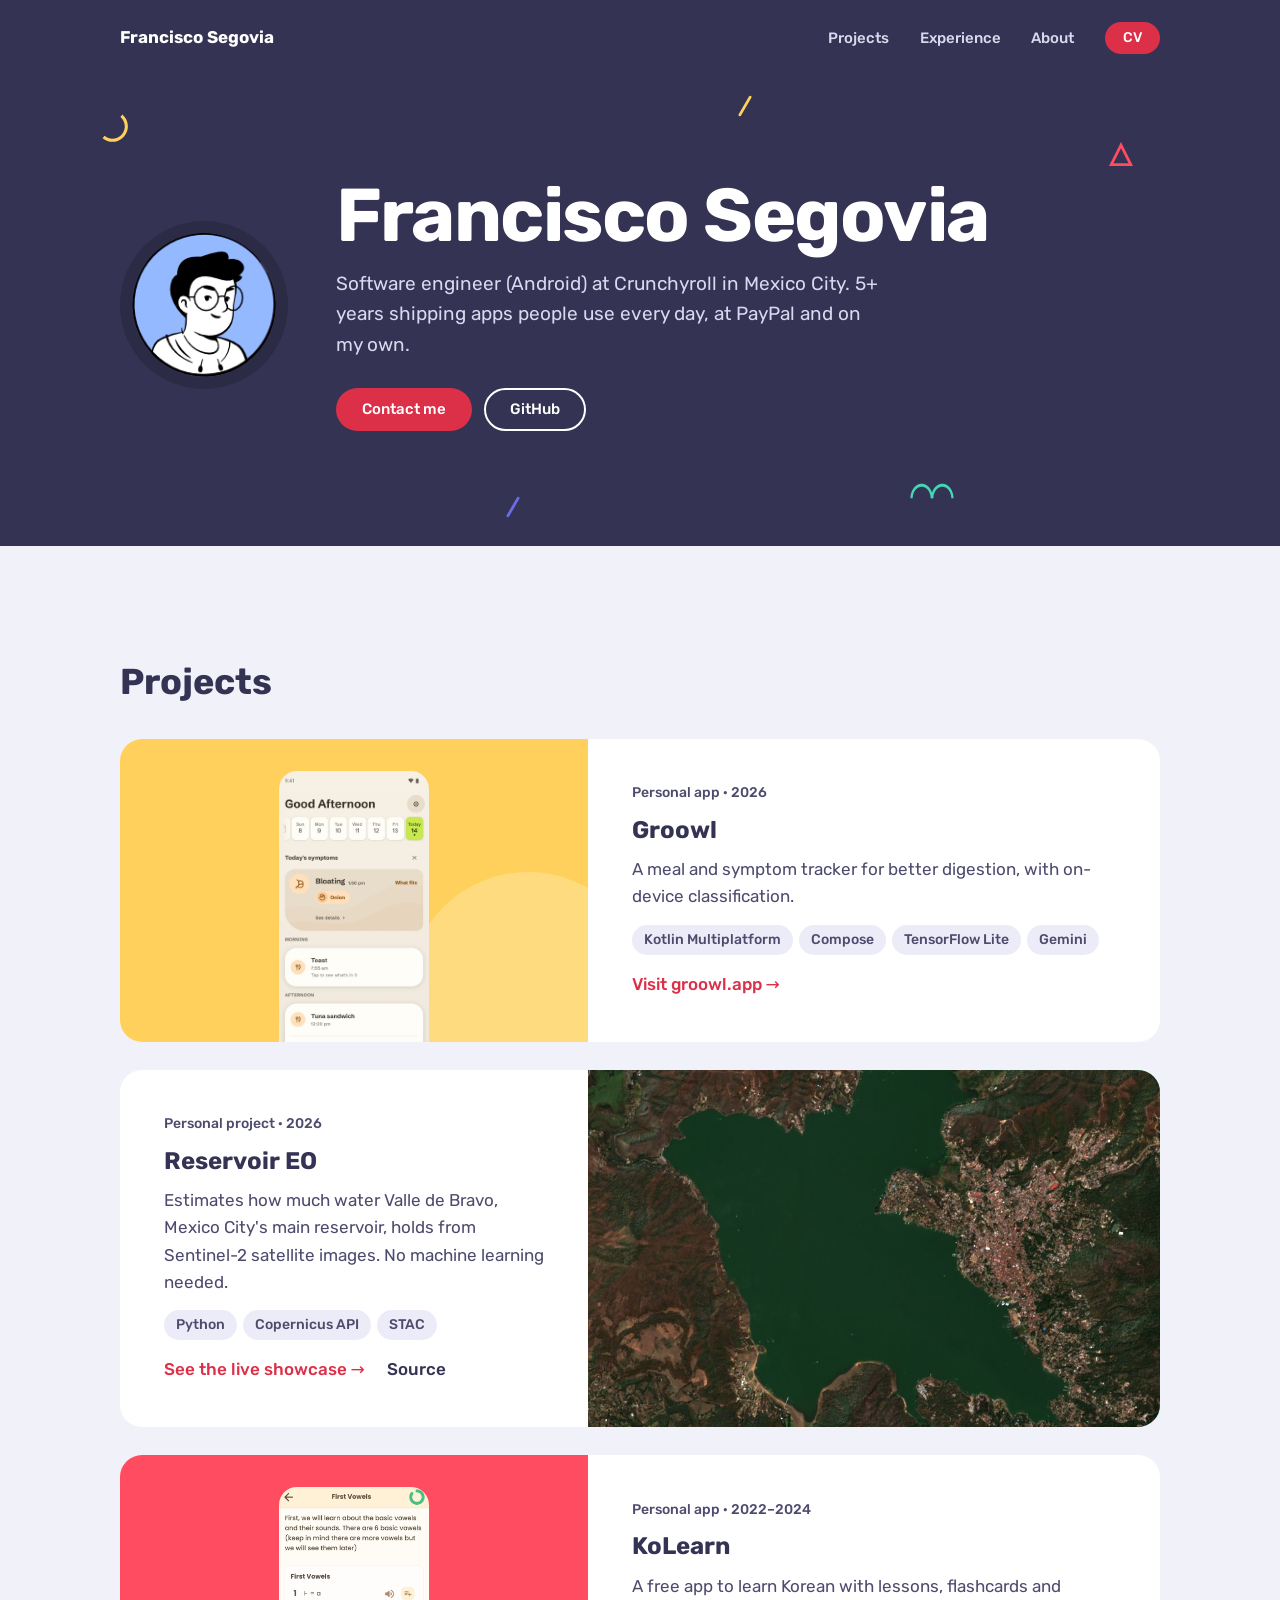
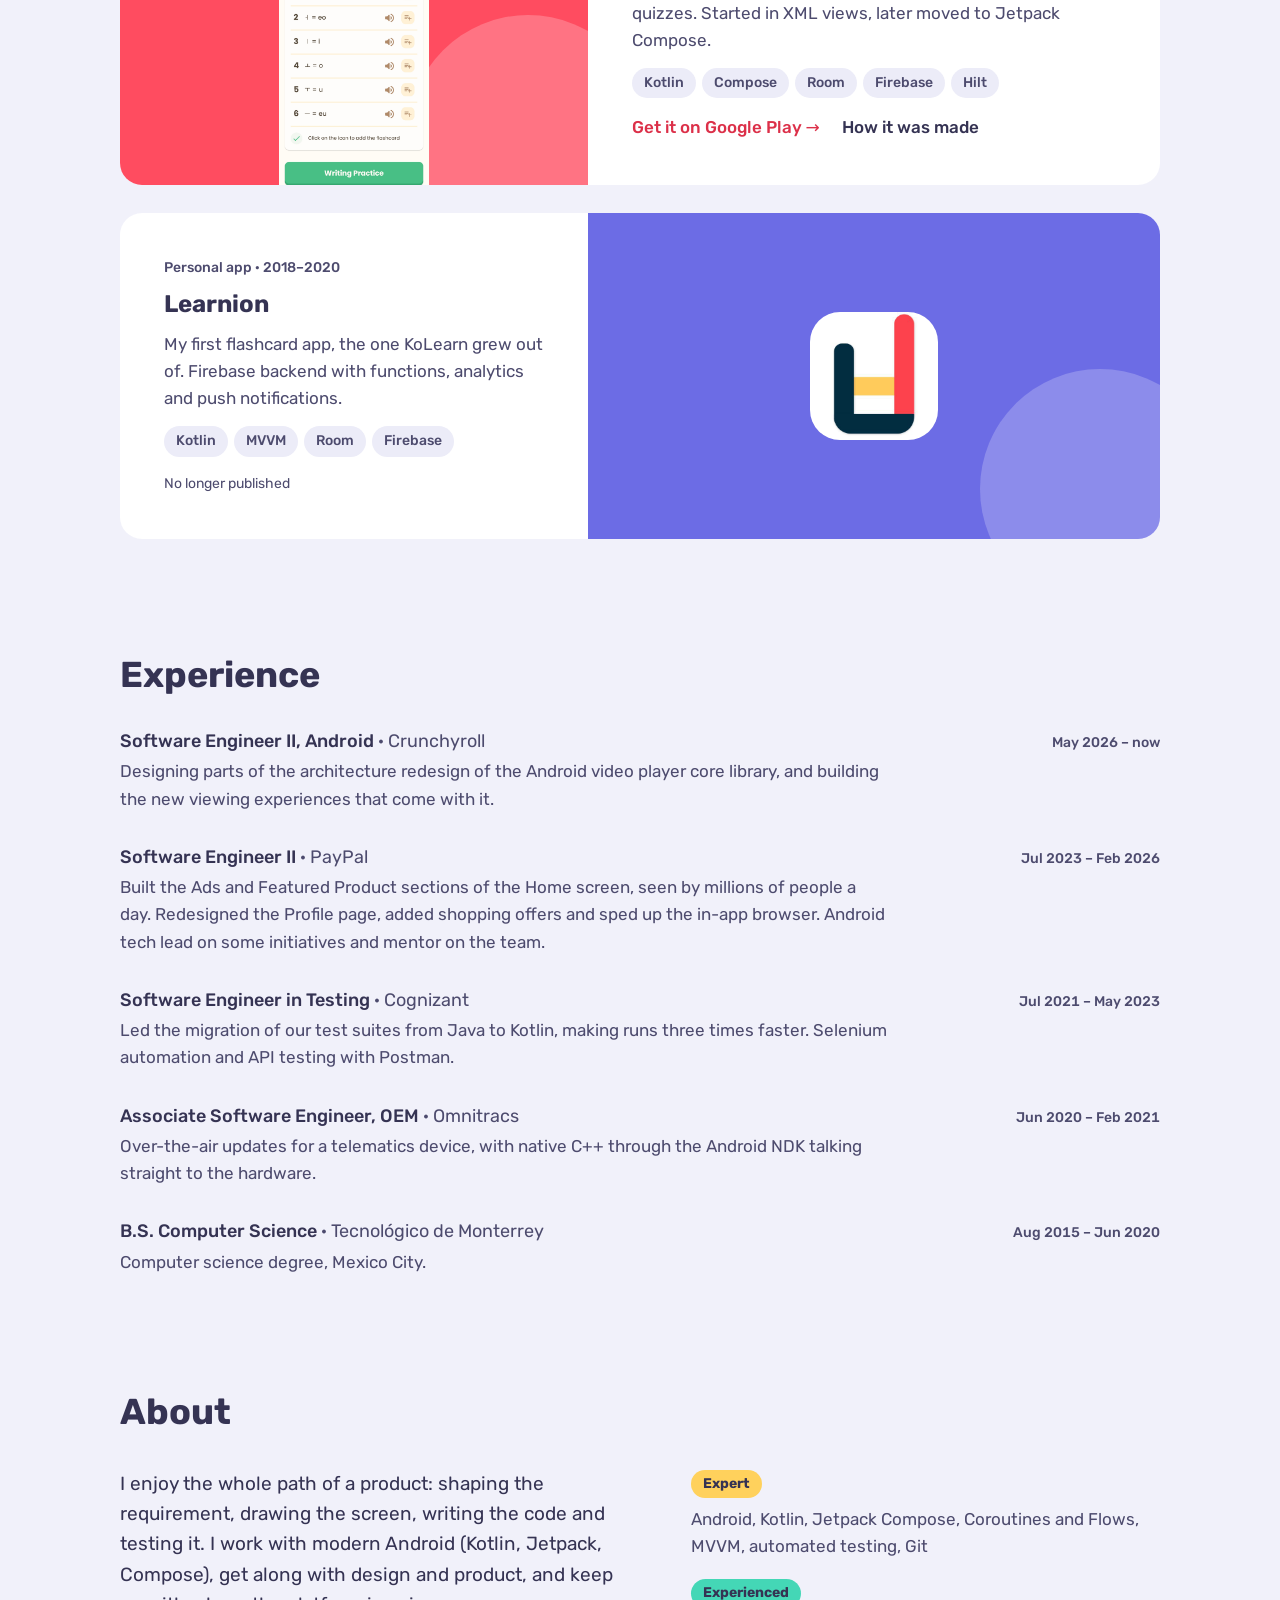
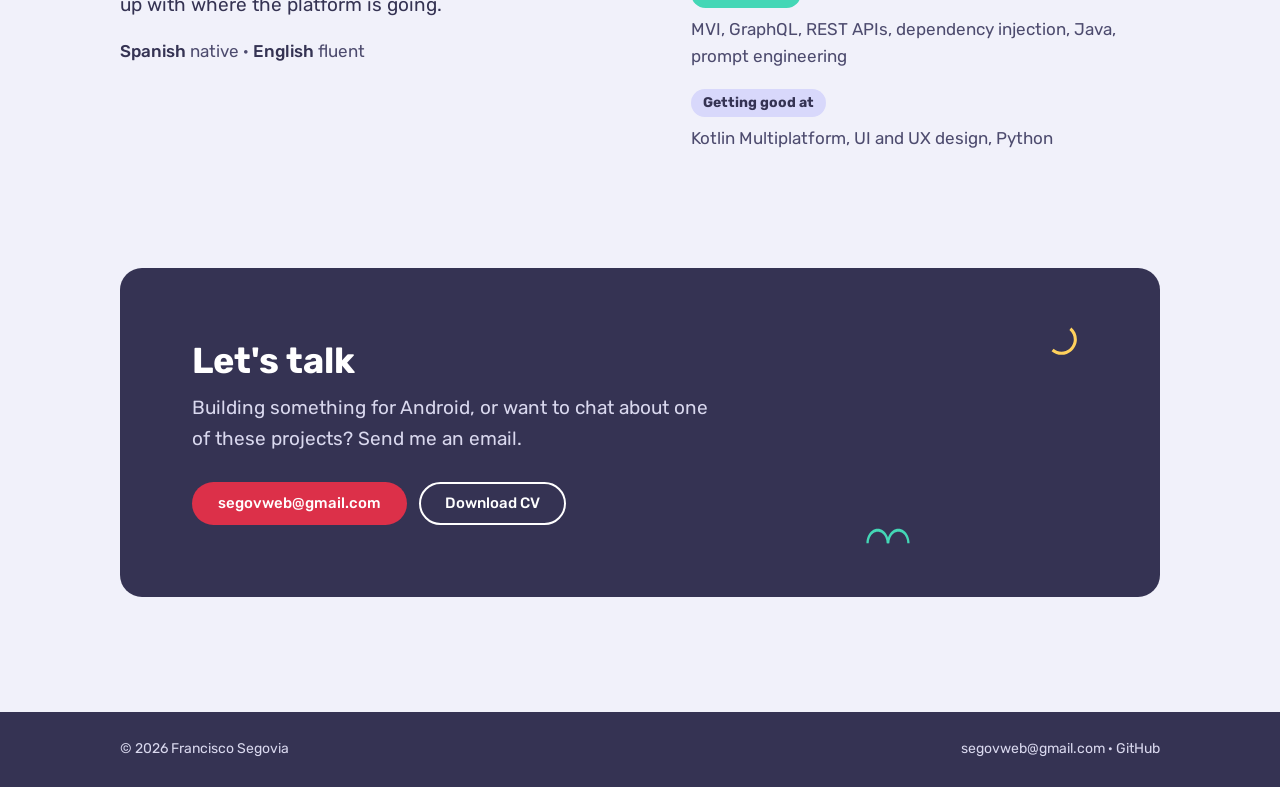
<file: index.html>
<!doctype html>
<html lang="en">
  <head>
    <meta charset="utf-8" />
    <meta name="viewport" content="width=device-width, initial-scale=1" />
    <title>Francisco Segovia, Android engineer</title>
    <meta
      name="description"
      content="Francisco Segovia, software engineer (Android) in Mexico City. Crunchyroll, PayPal, and his own apps: Groowl, KoLearn and a satellite reservoir tracker."
    />
    <link rel="icon" type="image/png" href="images/me_icon_108x108.png" />
    <link rel="preconnect" href="https://fonts.googleapis.com" />
    <link rel="preconnect" href="https://fonts.gstatic.com" crossorigin />
    <link href="https://fonts.googleapis.com/css2?family=Rubik:wght@400;500;700&display=swap" rel="stylesheet" />
    <link rel="stylesheet" href="css/site.css" />
  </head>

  <body>
    <a class="skip" href="#projects">Skip to projects</a>

    <svg width="0" height="0" class="defs" aria-hidden="true">
      <symbol id="arc" viewBox="0 0 27 29"><path d="M21.156.601c4.38 3.675 6.465 9.406 5.473 15.035-.993 5.63-4.914 10.302-10.285 12.257-5.371 1.956-11.378.897-15.757-2.778l2.057-2.451c3.503 2.939 8.309 3.786 12.606 2.223 4.297-1.564 7.434-5.302 8.228-9.806.794-4.503-.875-9.088-4.378-12.028L21.156.601z" /></symbol>
      <symbol id="tri" viewBox="0 0 26 26"><path d="M13 3.354L2.427 24.5h21.146L13 3.354z" fill="none" stroke="currentColor" stroke-width="3" /></symbol>
      <symbol id="bar" viewBox="0 0 15 23"><rect transform="rotate(30 9.866 10.134)" x="7" width="3" height="25" rx="1.5" /></symbol>
      <symbol id="wave" viewBox="0 0 49 17"><path d="M.5 16.5c0-5.717 2.383-11 6.25-13.857 3.868-2.858 8.633-2.858 12.5 0C23.118 5.501 25.5 10.783 25.5 16.5H23c0-4.573-1.906-8.799-5-11.085-3.094-2.287-6.906-2.287-10 0C4.906 7.701 3 11.927 3 16.5H.5z" /><path d="M23.5 16.5c0-5.717 2.383-11 6.25-13.857 3.868-2.858 8.633-2.858 12.5 0 3.868 2.858 6.25 8.14 6.25 13.857H46c0-4.573-1.906-8.799-5-11.085-3.094-2.287-6.906-2.287-10 0-3.094 2.286-5 6.512-5 11.085h-2.5z" /></symbol>
    </svg>

    <header class="top">
      <nav class="nav wrap" aria-label="Main">
        <a class="nav-name" href="#top">Francisco Segovia</a>
        <div class="nav-links">
          <a href="#projects">Projects</a>
          <a href="#experience">Experience</a>
          <a href="#about">About</a>
          <a class="pill pill-sm" href="francisco_segovia_CV_no_ph.pdf" target="_blank" rel="noopener">CV</a>
        </div>
      </nav>

      <section class="hero wrap" id="top" aria-labelledby="hero-title">
        <svg class="confetti" style="left: 2%; top: 8%; color: var(--yellow)" width="26" height="28" fill="currentColor" aria-hidden="true"><use href="#arc" /></svg>
        <svg class="confetti" style="right: 6%; top: 14%; color: var(--red)" width="24" height="24" aria-hidden="true"><use href="#tri" /></svg>
        <svg class="confetti" style="right: 22%; bottom: 10%; color: var(--teal)" width="44" height="16" fill="currentColor" aria-hidden="true"><use href="#wave" /></svg>
        <svg class="confetti" style="left: 38%; bottom: 6%; color: var(--blue)" width="14" height="22" fill="currentColor" aria-hidden="true"><use href="#bar" /></svg>
        <svg class="confetti" style="right: 40%; top: 4%; color: var(--yellow)" width="14" height="22" fill="currentColor" aria-hidden="true"><use href="#bar" /></svg>

        <img class="avatar" src="images/me_icon_150x150.png" width="150" height="150" alt="Illustrated avatar of Francisco" />
        <div class="hero-text">
          <h1 id="hero-title">Francisco Segovia</h1>
          <p class="lead">
            Software engineer (Android) at Crunchyroll in Mexico City. 5+ years shipping apps people use every day, at PayPal and on my own.
          </p>
          <div class="actions">
            <a class="pill" href="#contact">Contact me</a>
            <a class="pill pill-ghost" href="https://github.com/Segovfrank" target="_blank" rel="noopener">GitHub</a>
          </div>
        </div>
      </section>
    </header>

    <main>
      <section class="section wrap" id="projects" aria-labelledby="projects-title">
        <h2 class="title" id="projects-title">Projects</h2>
        <div class="rows">
          <article class="row" data-reveal>
            <div class="pic pic-yellow">
              <span class="blob" aria-hidden="true"></span>
              <img class="phone" src="images/work/groowl-home.webp" width="720" height="1616" loading="lazy" alt="Groowl home screen: today's symptoms and meals by time of day" />
            </div>
            <div class="txt">
              <p class="meta">Personal app · 2026</p>
              <h3>Groowl</h3>
              <p>A meal and symptom tracker for better digestion, with on-device classification.</p>
              <ul class="tags" aria-label="Built with"><li>Kotlin Multiplatform</li><li>Compose</li><li>TensorFlow Lite</li><li>Gemini</li></ul>
              <p class="links"><a class="go" href="https://groowl.app" target="_blank" rel="noopener">Visit groowl.app <span aria-hidden="true">→</span></a></p>
            </div>
          </article>

          <article class="row" data-reveal>
            <div class="pic pic-teal">
              <img class="cover" src="images/work/vdb-rgb_2025-03-01.jpg" width="850" height="803" loading="lazy" alt="Valle de Bravo reservoir seen by Sentinel-2 on 1 March 2025" />
            </div>
            <div class="txt">
              <p class="meta">Personal project · 2026</p>
              <h3>Reservoir EO</h3>
              <p>Estimates how much water Valle de Bravo, Mexico City's main reservoir, holds from Sentinel-2 satellite images. No machine learning needed.</p>
              <ul class="tags" aria-label="Built with"><li>Python</li><li>Copernicus API</li><li>STAC</li></ul>
              <p class="links">
                <a class="go" href="https://segovfrank.github.io/CutzaTracker/" target="_blank" rel="noopener">See the live showcase <span aria-hidden="true">→</span></a>
                <a class="go go-quiet" href="https://github.com/Segovfrank/CutzaTracker" target="_blank" rel="noopener">Source</a>
              </p>
            </div>
          </article>

          <article class="row" data-reveal>
            <div class="pic pic-red">
              <span class="blob" aria-hidden="true"></span>
              <img class="phone" src="images/KoLearn_Lessons.jpg" width="1080" height="2281" loading="lazy" alt="KoLearn lesson teaching the first Korean vowels" />
            </div>
            <div class="txt">
              <p class="meta">Personal app · 2022–2024</p>
              <h3>KoLearn</h3>
              <p>A free app to learn Korean with lessons, flashcards and quizzes. Started in XML views, later moved to Jetpack Compose.</p>
              <ul class="tags" aria-label="Built with"><li>Kotlin</li><li>Compose</li><li>Room</li><li>Firebase</li><li>Hilt</li></ul>
              <p class="links">
                <a class="go" href="https://play.google.com/store/apps/details?id=com.learnion.kolearn" target="_blank" rel="noopener">Get it on Google Play <span aria-hidden="true">→</span></a>
                <a class="go go-quiet" href="kolearn_details.html">How it was made</a>
              </p>
            </div>
          </article>

          <article class="row" data-reveal>
            <div class="pic pic-blue">
              <span class="blob" aria-hidden="true"></span>
              <img class="logo" src="images/baeuran.jpg" width="400" height="400" loading="lazy" alt="Learnion logo" />
            </div>
            <div class="txt">
              <p class="meta">Personal app · 2018–2020</p>
              <h3>Learnion</h3>
              <p>My first flashcard app, the one KoLearn grew out of. Firebase backend with functions, analytics and push notifications.</p>
              <ul class="tags" aria-label="Built with"><li>Kotlin</li><li>MVVM</li><li>Room</li><li>Firebase</li></ul>
              <p class="links"><span class="retired">No longer published</span></p>
            </div>
          </article>
        </div>
      </section>

      <section class="section wrap" id="experience" aria-labelledby="experience-title">
        <h2 class="title" id="experience-title">Experience</h2>
        <ol class="jobs" data-reveal>
          <li class="job">
            <h3>Software Engineer II, Android <span>· Crunchyroll</span></h3>
            <p class="when">May 2026 – now</p>
            <p>Designing parts of the architecture redesign of the Android video player core library, and building the new viewing experiences that come with it.</p>
          </li>
          <li class="job">
            <h3>Software Engineer II <span>· PayPal</span></h3>
            <p class="when">Jul 2023 – Feb 2026</p>
            <p>Built the Ads and Featured Product sections of the Home screen, seen by millions of people a day. Redesigned the Profile page, added shopping offers and sped up the in-app browser. Android tech lead on some initiatives and mentor on the team.</p>
          </li>
          <li class="job">
            <h3>Software Engineer in Testing <span>· Cognizant</span></h3>
            <p class="when">Jul 2021 – May 2023</p>
            <p>Led the migration of our test suites from Java to Kotlin, making runs three times faster. Selenium automation and API testing with Postman.</p>
          </li>
          <li class="job">
            <h3>Associate Software Engineer, OEM <span>· Omnitracs</span></h3>
            <p class="when">Jun 2020 – Feb 2021</p>
            <p>Over-the-air updates for a telematics device, with native C++ through the Android NDK talking straight to the hardware.</p>
          </li>
          <li class="job">
            <h3>B.S. Computer Science <span>· Tecnológico de Monterrey</span></h3>
            <p class="when">Aug 2015 – Jun 2020</p>
            <p>Computer science degree, Mexico City.</p>
          </li>
        </ol>
      </section>

      <section class="section wrap" id="about" aria-labelledby="about-title">
        <h2 class="title" id="about-title">About</h2>
        <div class="about" data-reveal>
          <div class="about-text">
            <p>
              I enjoy the whole path of a product: shaping the requirement, drawing the screen, writing the code and testing it.
              I work with modern Android (Kotlin, Jetpack, Compose), get along with design and product, and keep up with where the platform is going.
            </p>
            <p class="langs"><strong>Spanish</strong> native · <strong>English</strong> fluent</p>
          </div>
          <dl class="skills">
            <div><dt>Expert</dt><dd>Android, Kotlin, Jetpack Compose, Coroutines and Flows, MVVM, automated testing, Git</dd></div>
            <div><dt>Experienced</dt><dd>MVI, GraphQL, REST APIs, dependency injection, Java, prompt engineering</dd></div>
            <div><dt>Getting good at</dt><dd>Kotlin Multiplatform, UI and UX design, Python</dd></div>
          </dl>
        </div>
      </section>

      <section class="section wrap" id="contact" aria-labelledby="contact-title">
        <div class="contact" data-reveal>
          <svg class="confetti" style="right: 8%; top: 18%; color: var(--yellow)" width="26" height="28" fill="currentColor" aria-hidden="true"><use href="#arc" /></svg>
          <svg class="confetti" style="right: 24%; bottom: 16%; color: var(--teal)" width="44" height="16" fill="currentColor" aria-hidden="true"><use href="#wave" /></svg>
          <h2 id="contact-title">Let's talk</h2>
          <p>Building something for Android, or want to chat about one of these projects? Send me an email.</p>
          <div class="actions">
            <a class="pill" href="mailto:segovweb@gmail.com">segovweb@gmail.com</a>
            <a class="pill pill-ghost" href="francisco_segovia_CV_no_ph.pdf" target="_blank" rel="noopener">Download CV</a>
          </div>
        </div>
      </section>
    </main>

    <footer class="foot">
      <div class="wrap foot-in">
        <span>© 2026 Francisco Segovia</span>
        <span><a href="mailto:segovweb@gmail.com">segovweb@gmail.com</a> · <a href="https://github.com/Segovfrank" target="_blank" rel="noopener">GitHub</a></span>
      </div>
    </footer>

    <script src="js/site.js" defer></script>
  </body>
</html>
</file>
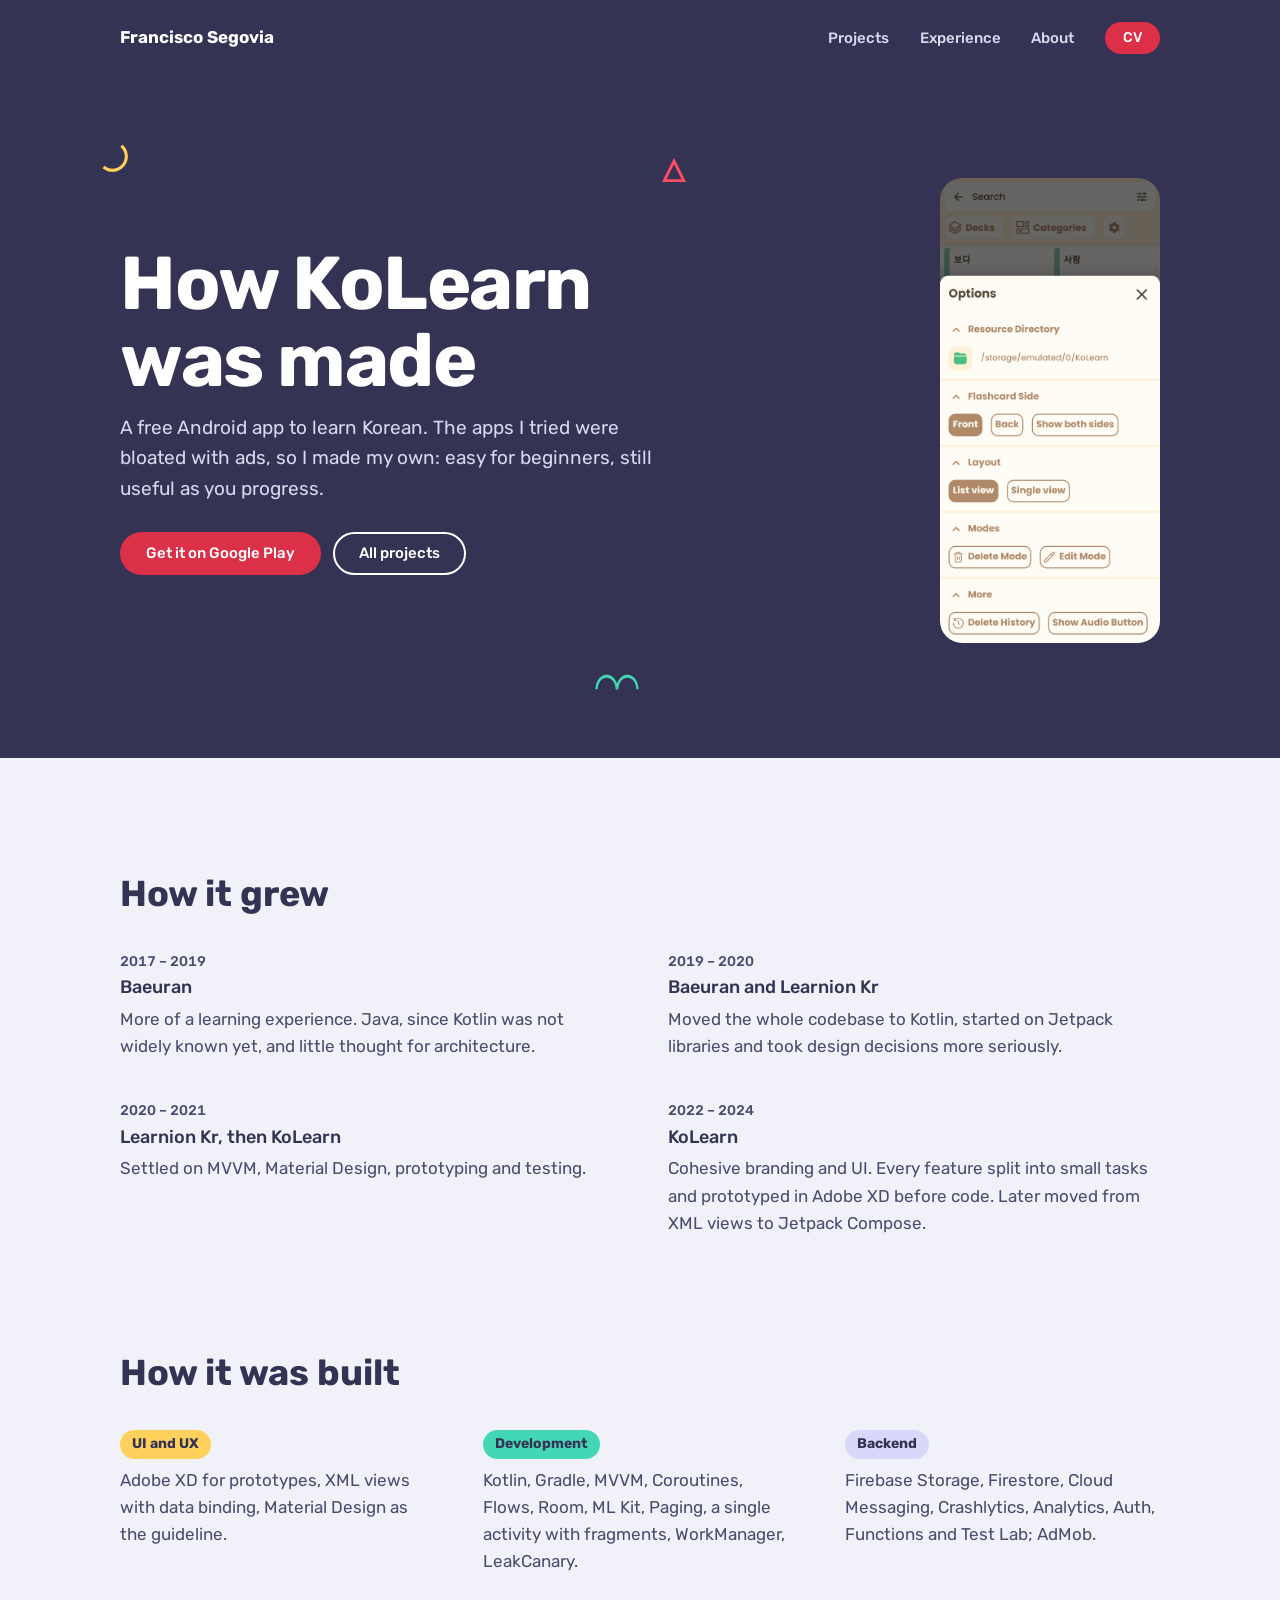
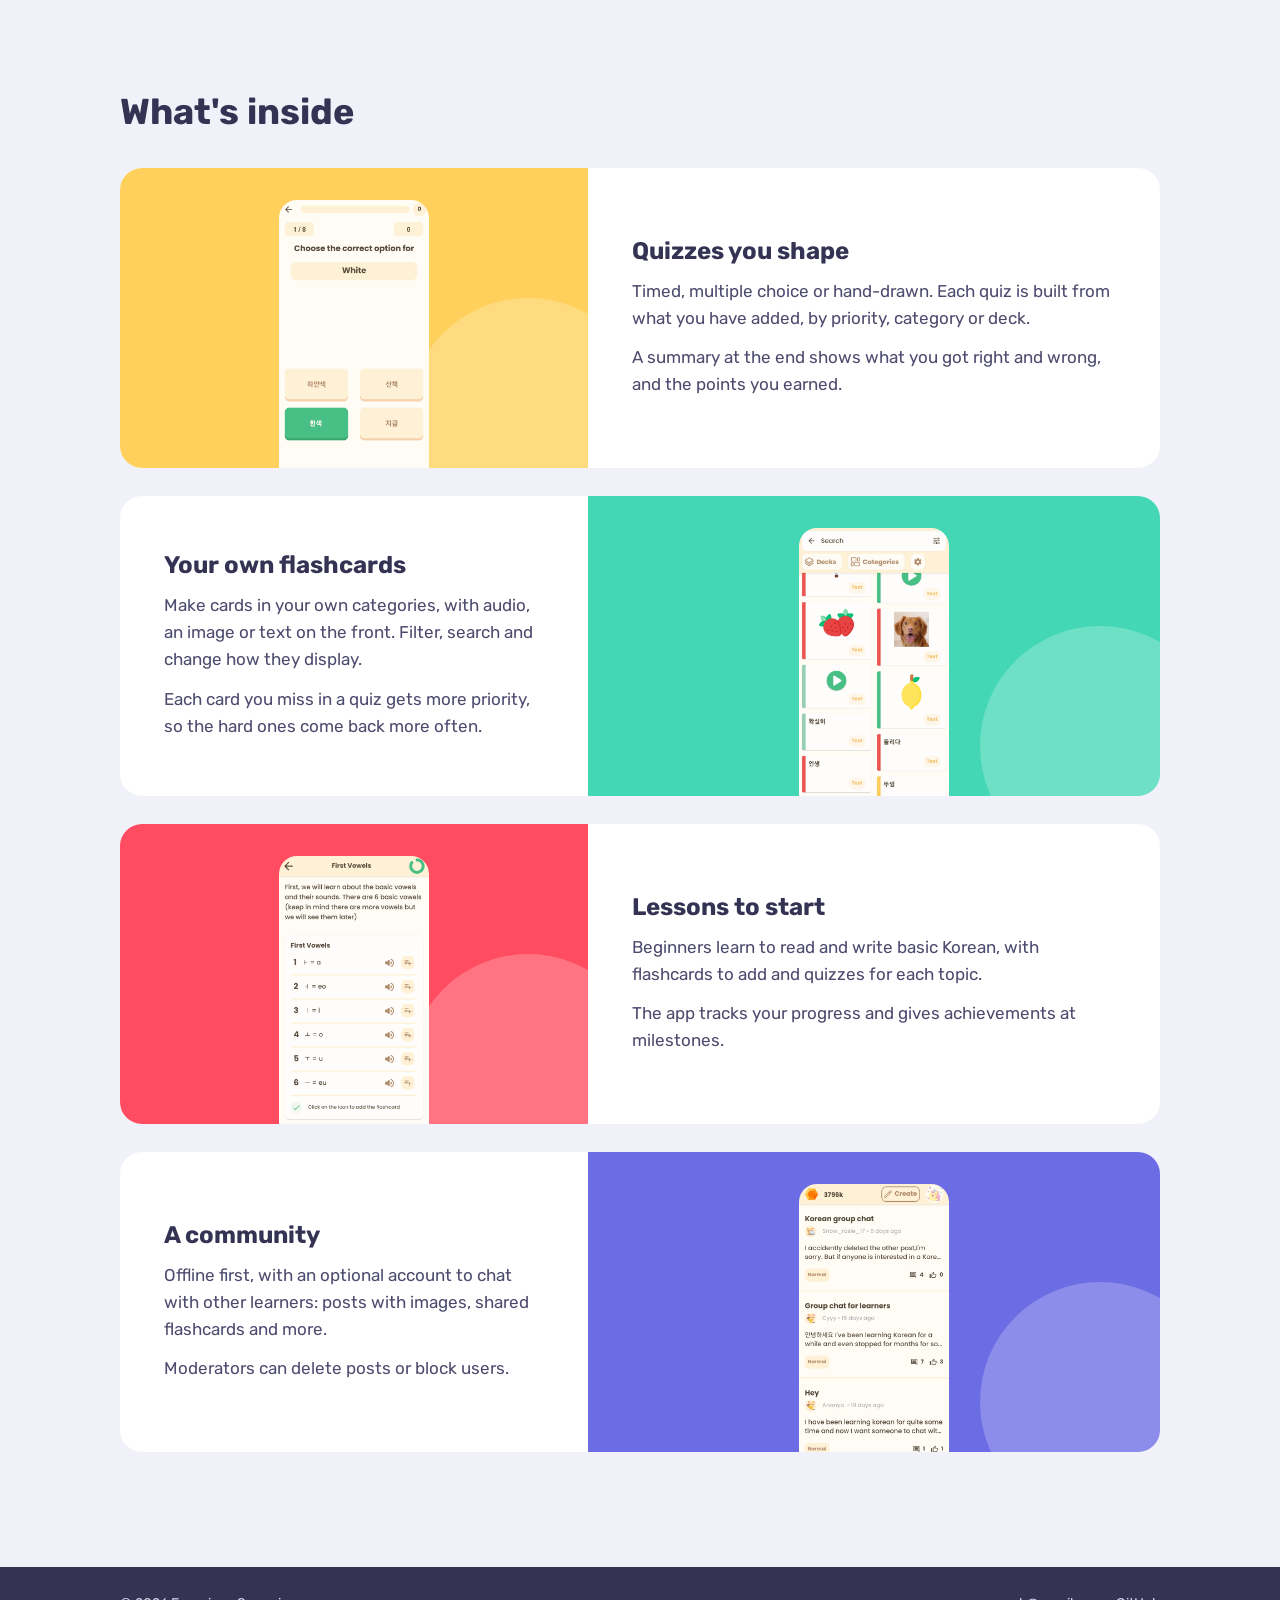
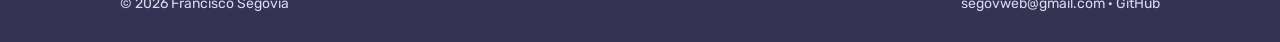
<file: kolearn_details.html>
<!doctype html>
<html lang="en">
  <head>
    <meta charset="utf-8" />
    <meta name="viewport" content="width=device-width, initial-scale=1" />
    <title>How KoLearn was made, Francisco Segovia</title>
    <meta name="description" content="How Francisco Segovia built KoLearn, a free Android app to learn Korean: why it exists, how it grew, its stack and its features." />
    <link rel="icon" type="image/png" href="images/me_icon_108x108.png" />
    <link rel="preconnect" href="https://fonts.googleapis.com" />
    <link rel="preconnect" href="https://fonts.gstatic.com" crossorigin />
    <link href="https://fonts.googleapis.com/css2?family=Rubik:wght@400;500;700&display=swap" rel="stylesheet" />
    <link rel="stylesheet" href="css/site.css" />
  </head>

  <body>
    <svg width="0" height="0" class="defs" aria-hidden="true">
      <symbol id="arc" viewBox="0 0 27 29"><path d="M21.156.601c4.38 3.675 6.465 9.406 5.473 15.035-.993 5.63-4.914 10.302-10.285 12.257-5.371 1.956-11.378.897-15.757-2.778l2.057-2.451c3.503 2.939 8.309 3.786 12.606 2.223 4.297-1.564 7.434-5.302 8.228-9.806.794-4.503-.875-9.088-4.378-12.028L21.156.601z" /></symbol>
      <symbol id="tri" viewBox="0 0 26 26"><path d="M13 3.354L2.427 24.5h21.146L13 3.354z" fill="none" stroke="currentColor" stroke-width="3" /></symbol>
      <symbol id="wave" viewBox="0 0 49 17"><path d="M.5 16.5c0-5.717 2.383-11 6.25-13.857 3.868-2.858 8.633-2.858 12.5 0C23.118 5.501 25.5 10.783 25.5 16.5H23c0-4.573-1.906-8.799-5-11.085-3.094-2.287-6.906-2.287-10 0C4.906 7.701 3 11.927 3 16.5H.5z" /><path d="M23.5 16.5c0-5.717 2.383-11 6.25-13.857 3.868-2.858 8.633-2.858 12.5 0 3.868 2.858 6.25 8.14 6.25 13.857H46c0-4.573-1.906-8.799-5-11.085-3.094-2.287-6.906-2.287-10 0-3.094 2.286-5 6.512-5 11.085h-2.5z" /></symbol>
    </svg>

    <header class="top">
      <nav class="nav wrap" aria-label="Main">
        <a class="nav-name" href="index.html">Francisco Segovia</a>
        <div class="nav-links">
          <a href="index.html#projects">Projects</a>
          <a href="index.html#experience">Experience</a>
          <a href="index.html#about">About</a>
          <a class="pill pill-sm" href="francisco_segovia_CV_no_ph.pdf" target="_blank" rel="noopener">CV</a>
        </div>
      </nav>

      <section class="hero case-hero wrap" aria-labelledby="case-title">
        <svg class="confetti" style="left: 2%; top: 10%; color: var(--yellow)" width="26" height="28" fill="currentColor" aria-hidden="true"><use href="#arc" /></svg>
        <svg class="confetti" style="left: 46%; bottom: 10%; color: var(--teal)" width="44" height="16" fill="currentColor" aria-hidden="true"><use href="#wave" /></svg>
        <svg class="confetti" style="left: 52%; top: 12%; color: var(--red)" width="24" height="24" aria-hidden="true"><use href="#tri" /></svg>
        <div class="hero-text">
          <h1 id="case-title">How KoLearn was made</h1>
          <p class="lead">
            A free Android app to learn Korean. The apps I tried were bloated with ads, so I made my own: easy for beginners, still useful as you progress.
          </p>
          <div class="actions">
            <a class="pill" href="https://play.google.com/store/apps/details?id=com.learnion.kolearn" target="_blank" rel="noopener">Get it on Google Play</a>
            <a class="pill pill-ghost" href="index.html#projects">All projects</a>
          </div>
        </div>
        <img class="shot" src="images/KoLearn_Flashcards2.jpg" width="1080" height="2281" alt="KoLearn flashcard list" />
      </section>
    </header>

    <main>
      <section class="section wrap" aria-labelledby="grew-title">
        <h2 class="title" id="grew-title">How it grew</h2>
        <ol class="steps" data-reveal>
          <li class="step">
            <p class="when">2017 – 2019</p>
            <h3>Baeuran</h3>
            <p>More of a learning experience. Java, since Kotlin was not widely known yet, and little thought for architecture.</p>
          </li>
          <li class="step">
            <p class="when">2019 – 2020</p>
            <h3>Baeuran and Learnion Kr</h3>
            <p>Moved the whole codebase to Kotlin, started on Jetpack libraries and took design decisions more seriously.</p>
          </li>
          <li class="step">
            <p class="when">2020 – 2021</p>
            <h3>Learnion Kr, then KoLearn</h3>
            <p>Settled on MVVM, Material Design, prototyping and testing.</p>
          </li>
          <li class="step">
            <p class="when">2022 – 2024</p>
            <h3>KoLearn</h3>
            <p>Cohesive branding and UI. Every feature split into small tasks and prototyped in Adobe XD before code. Later moved from XML views to Jetpack Compose.</p>
          </li>
        </ol>
      </section>

      <section class="section wrap" aria-labelledby="built-title">
        <h2 class="title" id="built-title">How it was built</h2>
        <dl class="stack" data-reveal>
          <div><dt>UI and UX</dt><dd>Adobe XD for prototypes, XML views with data binding, Material Design as the guideline.</dd></div>
          <div><dt>Development</dt><dd>Kotlin, Gradle, MVVM, Coroutines, Flows, Room, ML Kit, Paging, a single activity with fragments, WorkManager, LeakCanary.</dd></div>
          <div><dt>Backend</dt><dd>Firebase Storage, Firestore, Cloud Messaging, Crashlytics, Analytics, Auth, Functions and Test Lab; AdMob.</dd></div>
        </dl>
      </section>

      <section class="section wrap" aria-labelledby="inside-title" style="padding-bottom: var(--section)">
        <h2 class="title" id="inside-title">What's inside</h2>
        <div class="rows">
          <article class="row" data-reveal>
            <div class="pic pic-yellow"><span class="blob" aria-hidden="true"></span><img class="phone" src="images/KoLearn_Quizzes.jpg" width="1080" height="2281" loading="lazy" alt="KoLearn quiz screen" /></div>
            <div class="txt">
              <h3>Quizzes you shape</h3>
              <p>Timed, multiple choice or hand-drawn. Each quiz is built from what you have added, by priority, category or deck.</p>
              <p>A summary at the end shows what you got right and wrong, and the points you earned.</p>
            </div>
          </article>
          <article class="row" data-reveal>
            <div class="pic pic-teal"><span class="blob" aria-hidden="true"></span><img class="phone" src="images/KoLearn_Flashcards1.jpg" width="1080" height="2281" loading="lazy" alt="KoLearn flashcard editor" /></div>
            <div class="txt">
              <h3>Your own flashcards</h3>
              <p>Make cards in your own categories, with audio, an image or text on the front. Filter, search and change how they display.</p>
              <p>Each card you miss in a quiz gets more priority, so the hard ones come back more often.</p>
            </div>
          </article>
          <article class="row" data-reveal>
            <div class="pic pic-red"><span class="blob" aria-hidden="true"></span><img class="phone" src="images/KoLearn_Lessons.jpg" width="1080" height="2281" loading="lazy" alt="KoLearn lesson screen" /></div>
            <div class="txt">
              <h3>Lessons to start</h3>
              <p>Beginners learn to read and write basic Korean, with flashcards to add and quizzes for each topic.</p>
              <p>The app tracks your progress and gives achievements at milestones.</p>
            </div>
          </article>
          <article class="row" data-reveal>
            <div class="pic pic-blue"><span class="blob" aria-hidden="true"></span><img class="phone" src="images/KoLearn_Community.jpg" width="1080" height="2281" loading="lazy" alt="KoLearn community feed" /></div>
            <div class="txt">
              <h3>A community</h3>
              <p>Offline first, with an optional account to chat with other learners: posts with images, shared flashcards and more.</p>
              <p>Moderators can delete posts or block users.</p>
            </div>
          </article>
        </div>
      </section>
    </main>

    <footer class="foot">
      <div class="wrap foot-in">
        <span>© 2026 Francisco Segovia</span>
        <span><a href="mailto:segovweb@gmail.com">segovweb@gmail.com</a> · <a href="https://github.com/Segovfrank" target="_blank" rel="noopener">GitHub</a></span>
      </div>
    </footer>

    <script src="js/site.js" defer></script>
  </body>
</html>
</file>
<file: css/site.css>
/* segoviaf.dev: playful navy + confetti, tidied. Story rows for projects. */
:root {
  --navy: #353353;
  --navy-2: #2c2b46;
  --ground: #f1f1fa;
  --card: #ffffff;
  --ink: #353353;
  --soft: #4d4b6e;
  --on-navy: #d9d8ee;
  --tag: #ececf8;
  --red: #ff4c60;      /* confetti and picture fields */
  --red-ink: #dc3049;  /* buttons and links, readable on white */
  --yellow: #ffd15c;
  --teal: #44d7b6;
  --blue: #6c6ce5;

  --font: "Rubik", "Segoe UI", system-ui, sans-serif;
  --t-small: 0.875rem;
  --t-body: 1.0625rem;
  --t-lead: 1.1875rem;
  --t-h3: 1.5rem;
  --t-h2: clamp(1.75rem, 1.4rem + 1.2vw, 2.25rem);
  --t-h1: clamp(2.5rem, 1rem + 4.6vw, 5rem);

  --gutter: clamp(16px, 4vw, 40px);
  --section: clamp(72px, 9vw, 120px);
  --radius: 22px;
  --ease: cubic-bezier(0.16, 1, 0.3, 1);
}

*, *::before, *::after { box-sizing: border-box; }
html { scroll-behavior: smooth; -webkit-text-size-adjust: 100%; }
body { margin: 0; background: var(--ground); color: var(--ink); font: 400 var(--t-body) / 1.6 var(--font); -webkit-font-smoothing: antialiased; }
img { display: block; max-width: 100%; height: auto; }
h1, h2, h3, p, ul, ol, dl, dd { margin: 0; padding: 0; }
ul, ol { list-style: none; }
h1, h2, h3 { text-wrap: balance; line-height: 1.15; }
a { color: inherit; }
:focus-visible { outline: 3px solid var(--yellow); outline-offset: 3px; border-radius: 4px; }
.defs { position: absolute; }
.skip { position: absolute; left: 16px; top: -60px; z-index: 10; background: var(--yellow); color: var(--navy); padding: 8px 14px; border-radius: 999px; }
.skip:focus { top: 12px; }
.wrap { width: 100%; max-width: 1120px; margin-inline: auto; padding-inline: var(--gutter); }

/* Buttons */
.pill {
  display: inline-block;
  background: var(--red-ink);
  color: #fff;
  font: 500 0.9375rem / 1 var(--font);
  text-decoration: none;
  padding: 14px 26px;
  border-radius: 999px;
  transition: transform 0.25s var(--ease), background-color 0.2s;
}
.pill:hover { transform: translateY(-2px); background: #c4243c; }
.pill:active { transform: translateY(0) scale(0.97); }
.pill-ghost { background: transparent; color: inherit; border: 2px solid currentColor; padding: 12px 24px; }
.pill-ghost:hover { background: rgba(255, 255, 255, 0.08); }
.pill-sm { padding: 9px 18px; font-size: var(--t-small); }

/* Header + hero (navy) */
.top { background: var(--navy); color: #fff; overflow: hidden; }
.nav { display: flex; justify-content: space-between; align-items: center; gap: 16px; padding-block: 22px; }
.nav-name { font-weight: 700; text-decoration: none; }
.nav-links { display: flex; align-items: center; gap: clamp(14px, 2.4vw, 32px); font-size: 0.9375rem; font-weight: 500; }
.nav-links a:not(.pill) { text-decoration: none; color: var(--on-navy); transition: color 0.2s; }
.nav-links a:not(.pill):hover { color: var(--yellow); }

.hero {
  position: relative;
  display: grid;
  grid-template-columns: auto minmax(0, 1fr);
  align-items: center;
  gap: 28px 48px;
  padding-block: clamp(48px, 8vw, 104px) clamp(64px, 9vw, 120px);
}
.avatar { width: clamp(120px, 14vw, 168px); height: auto; border-radius: 50%; border: 12px solid var(--navy-2); }
.hero h1 { font-size: var(--t-h1); font-weight: 700; letter-spacing: -0.02em; line-height: 1.02; }
.lead { color: var(--on-navy); font-size: var(--t-lead); max-width: 46ch; margin-top: 14px; }
.actions { display: flex; flex-wrap: wrap; gap: 12px; margin-top: 28px; }
.confetti { position: absolute; pointer-events: none; }

/* Sections */
.section { padding-top: var(--section); }
.title { font-size: var(--t-h2); font-weight: 700; margin-bottom: 36px; }

/* Projects: alternating story rows */
.rows { display: grid; gap: 28px; }
.row {
  display: grid;
  grid-template-columns: minmax(0, 0.9fr) minmax(0, 1.1fr);
  background: var(--card);
  border-radius: var(--radius);
  overflow: hidden;
}
.row:nth-child(even) .pic { order: 2; }
.pic { position: relative; min-height: 300px; overflow: hidden; }
.pic-yellow { background: var(--yellow); }
.pic-teal { background: var(--teal); }
.pic-red { background: var(--red); }
.pic-blue { background: var(--blue); }
.blob { position: absolute; width: 240px; height: 240px; border-radius: 50%; right: -60px; bottom: -70px; background: rgba(255, 255, 255, 0.22); }
.pic img { position: absolute; transition: transform 0.6s var(--ease); }
.pic .phone { width: 150px; left: 50%; top: 32px; transform: translateX(-50%); border-radius: 18px; }
.pic .cover { inset: 0; width: 100%; height: 100%; object-fit: cover; }
.pic .logo { width: 128px; left: 50%; top: 50%; transform: translate(-50%, -50%); border-radius: 30px; }
.row:hover .phone { transform: translateX(-50%) translateY(-6px) rotate(-2deg); }
.row:hover .cover { transform: scale(1.04); }

.txt { padding: clamp(24px, 3.4vw, 44px); display: grid; gap: 12px; align-content: center; }
.meta { font-size: var(--t-small); font-weight: 500; color: var(--soft); }
.txt h3 { font-size: var(--t-h3); font-weight: 700; }
.txt > p:not(.meta):not(.links) { color: var(--soft); max-width: 48ch; }
.tags { display: flex; flex-wrap: wrap; gap: 6px; margin-top: 2px; }
.tags li { font-size: var(--t-small); font-weight: 500; padding: 4px 12px; border-radius: 999px; background: var(--tag); color: var(--soft); }
.links { display: flex; flex-wrap: wrap; gap: 8px 22px; margin-top: 4px; }
.go { font-weight: 500; color: var(--red-ink); text-decoration: none; }
.go:hover { text-decoration: underline; text-underline-offset: 0.2em; }
.go span { display: inline-block; transition: transform 0.25s var(--ease); }
.go:hover span { transform: translateX(4px); }
.go-quiet { color: var(--ink); }
.retired { font-size: var(--t-small); color: var(--soft); }

/* Experience */
.jobs { display: grid; gap: 34px; }
.job {
  display: grid;
  grid-template-columns: minmax(0, 1fr) auto;
  gap: 4px 32px;
  align-items: baseline;
}
.when { font-size: var(--t-small); font-weight: 500; color: var(--soft); font-variant-numeric: tabular-nums; text-align: right; }
.job h3 { font-size: 1.125rem; font-weight: 500; }
.job h3 span { color: var(--soft); font-weight: 400; }
.job p:not(.when) { grid-column: 1 / -1; color: var(--soft); max-width: 70ch; }

/* About */
.about { display: grid; grid-template-columns: minmax(0, 1.1fr) minmax(0, 1fr); gap: 32px 56px; align-items: start; }
.about-text { display: grid; gap: 18px; font-size: var(--t-lead); }
.langs { font-size: var(--t-body); color: var(--soft); }
.langs strong { color: var(--ink); font-weight: 500; }
.skills { display: grid; gap: 18px; }
.skills dt { font-weight: 700; font-size: var(--t-small); display: inline-block; padding: 3px 12px; border-radius: 999px; color: var(--navy); }
.skills div:nth-child(1) dt { background: var(--yellow); }
.skills div:nth-child(2) dt { background: var(--teal); }
.skills div:nth-child(3) dt { background: #d8d8fb; }
.skills dd { margin-top: 8px; color: var(--soft); }

/* Contact */
#contact { padding-bottom: var(--section); }
.contact {
  position: relative;
  overflow: hidden;
  background: var(--navy);
  color: #fff;
  border-radius: var(--radius);
  padding: clamp(36px, 6vw, 72px);
}
.contact h2 { font-size: var(--t-h2); font-weight: 700; }
.contact p { color: var(--on-navy); max-width: 44ch; margin-top: 12px; font-size: var(--t-lead); }

/* Footer */
.foot { background: var(--navy); color: var(--on-navy); font-size: var(--t-small); }
.foot-in { display: flex; justify-content: space-between; flex-wrap: wrap; gap: 8px 24px; padding-block: 26px; }
.foot a { text-decoration: none; }
.foot a:hover { color: var(--yellow); }

/* KoLearn case page */
.case-hero { grid-template-columns: minmax(0, 1fr) auto; }
.case-hero .shot { width: clamp(150px, 18vw, 220px); border-radius: 22px; }
.steps { display: grid; grid-template-columns: repeat(2, minmax(0, 1fr)); gap: 40px 56px; }
.step .when { text-align: left; }
.step h3 { font-size: 1.125rem; font-weight: 500; margin-top: 4px; }
.step p:not(.when) { color: var(--soft); margin-top: 8px; }
.stack { display: grid; grid-template-columns: repeat(3, minmax(0, 1fr)); gap: 16px; }
.stack { gap: 32px 48px; }
.stack dt { font-weight: 700; font-size: var(--t-small); display: inline-block; padding: 3px 12px; border-radius: 999px; color: var(--navy); }
.stack div:nth-child(1) dt { background: var(--yellow); }
.stack div:nth-child(2) dt { background: var(--teal); }
.stack div:nth-child(3) dt { background: #d8d8fb; }
.stack dd { color: var(--soft); margin-top: 8px; }

/* Motion */
@media (prefers-reduced-motion: no-preference) {
  .confetti { animation: bob 6s ease-in-out infinite alternate; }
  .confetti:nth-of-type(2n) { animation-duration: 8s; animation-delay: -2s; }
  .js [data-reveal] { opacity: 0; transform: translateY(24px); transition: opacity 0.7s var(--ease), transform 0.9s var(--ease); }
  .js [data-reveal].in { opacity: 1; transform: none; }
  .js .hero > .avatar, .js .hero-text > * { animation: rise 0.9s var(--ease) both; }
  .js .hero-text > :nth-child(2) { animation-delay: 0.08s; }
  .js .hero-text > :nth-child(3) { animation-delay: 0.16s; }
}
@keyframes bob { to { transform: translateY(10px) rotate(14deg); } }
@keyframes rise { from { opacity: 0; transform: translateY(18px); } }
@media (prefers-reduced-motion: reduce) { html { scroll-behavior: auto; } }

/* Phone */
@media (max-width: 760px) {
  .nav { flex-wrap: wrap; }
  .hero, .case-hero { grid-template-columns: 1fr; }
  .row, .about, .steps, .stack { grid-template-columns: 1fr; }
  .row:nth-child(even) .pic { order: 0; }
  .pic { min-height: 260px; }
  .job { grid-template-columns: 1fr; }
  .when { text-align: left; grid-row: 2; }
  .case-hero .shot { justify-self: center; }
}
@media (max-width: 420px) {
  .nav-links { width: 100%; justify-content: space-between; }
}
</file>
